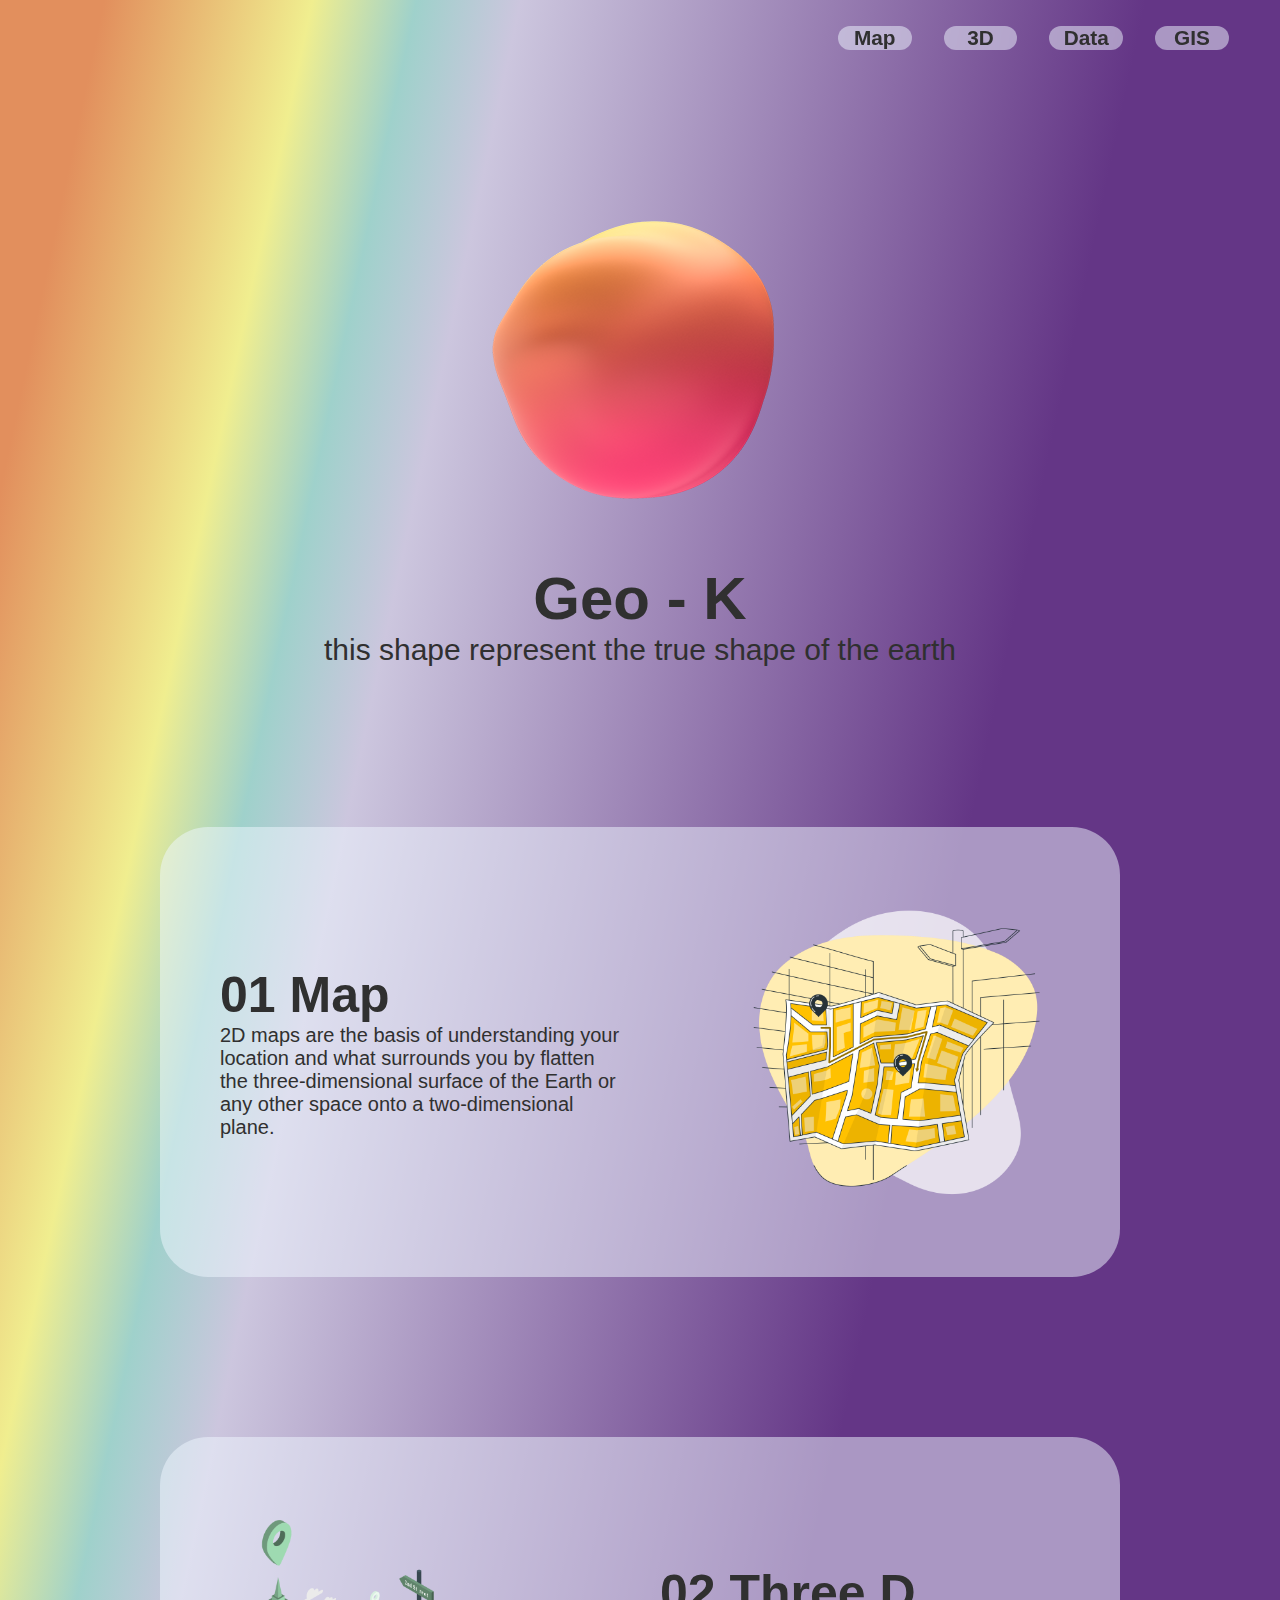
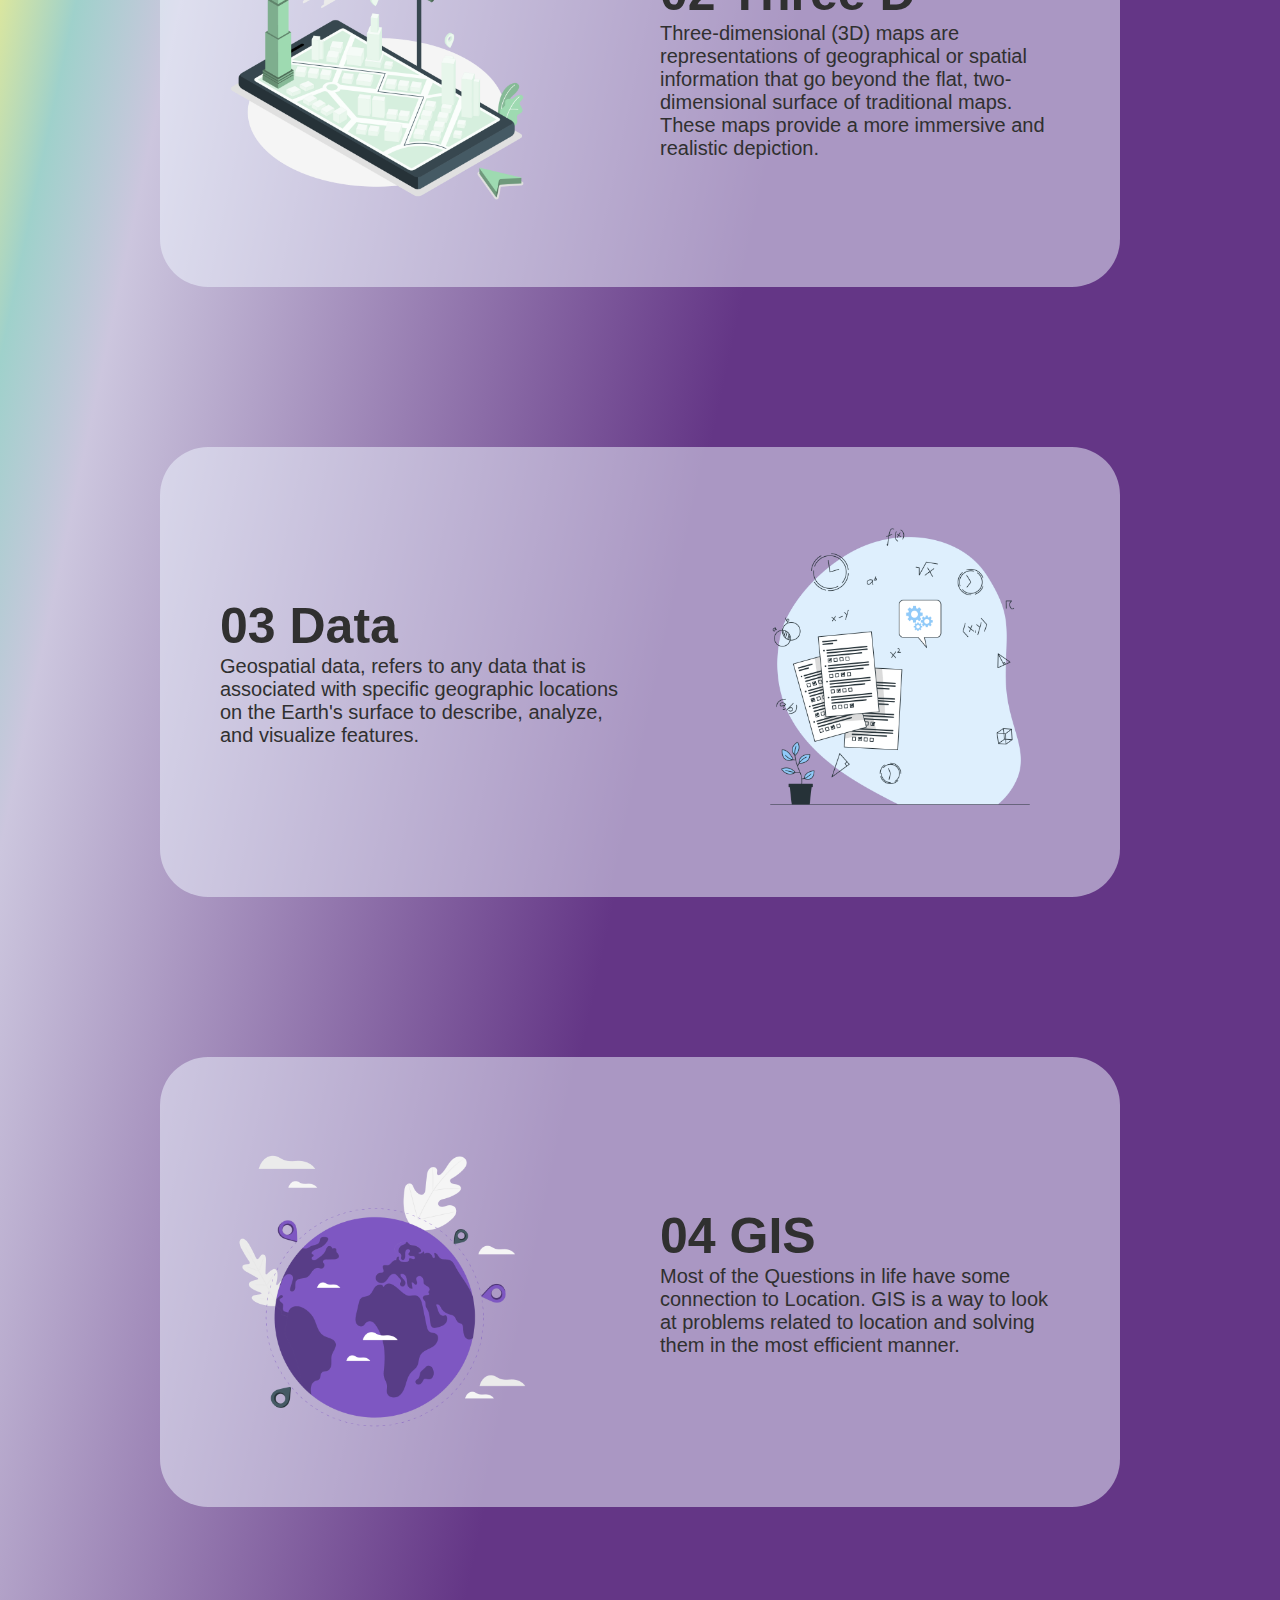
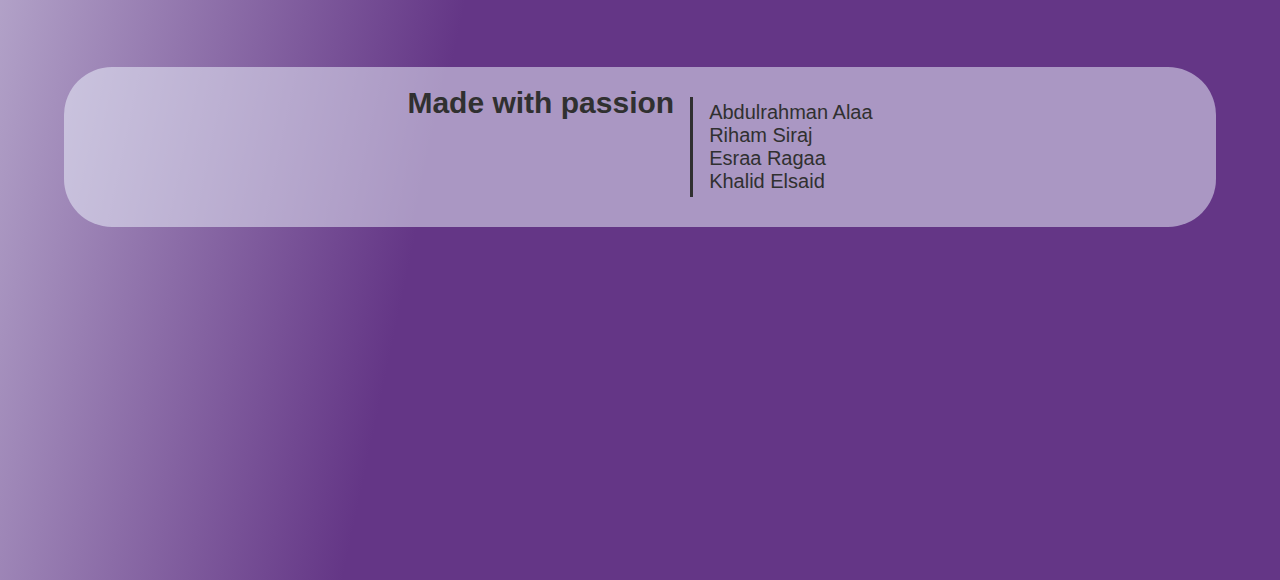
<file: Home.html>
<!DOCTYPE html>
<html lang="en">
<head>
    <meta charset="UTF-8">
    <meta name="viewport" content="width=device-width, initial-scale=1.0">
    <title>Document</title>
    <link rel="stylesheet" href="./src/Home.css">
</head>
<body>
    

   

    <div class="gradient-background">

        <!-- header section start -->

        <header class="header">

         <nav class="navbar">
    
            <a href="map\map.html">Map</a>
            <a href="http://localhost:5173/">3D</a>
            <a href="project\raster\index.html">Data</a>
            <a href="gis\gis.html">GIS</a>
            
         </nav>

      
        </header>

        <!-- header section end -->

    
        <!-- logo section start -->
        <section class="logo">
            
            <img src="./Clay_Orange0053.png" alt="geoid shape" class="geoid">

            <div class="info">

                <h1 class="geok"> Geo - K </h1>

                <p class="description"> this shape represent the true shape of the earth </p>

            </div>

        </section>
        <!-- logo section end -->


        <!-- Map section start -->

        <div class="map">

            <div class="mapt">

                <h1 class="map1" onclick="map()"> 01 Map </h1>
                <p class="map2"> 2D maps are the basis of understanding your location and what surrounds you by flatten the three-dimensional surface of the Earth or any other space onto a two-dimensional plane. 
                </p>

            </div>


                <img src="./map.png" alt="map photo" class="mapi" onclick="map()">

            
        </div>


        <!-- Map section end -->


        
        <!-- 3D section start -->

        <div class="map">


            <img src="./threed.png" alt="map photo" class="mapi" onclick="map3()">


            <div class="mapt">

                <h1 class="map1" onclick="map3()"> 02 Three D </h1>
                <p class="map2"> Three-dimensional (3D) maps are representations of geographical or spatial information that go beyond the flat, two-dimensional surface of traditional maps. These maps provide a more immersive and realistic depiction.  
                </p>

            </div>

            
        </div>


        <!-- 3D section end -->

        
        <!-- Data section start -->

        <div class="map">

            <div class="mapt">

                <h1 class="map1" onclick="data()"> 03 Data </h1>
                <p class="map2"> Geospatial data, refers to any data that is associated with specific geographic locations on the Earth's surface to describe, analyze, and visualize features. 
                </p>

            </div>


                <img src="./data.png" alt="map photo" class="mapi" onclick="data()">

            
        </div>
    
    
        <!-- Data section end -->


        <!-- gis section start -->

        <div class="map">


            <img src="./gis.png" alt="map photo" class="mapi" onclick="gis()">


            <div class="mapt">

                <h1 class="map1" onclick="gis()"> 04 GIS </h1>
                <p class="map2"> Most of the Questions in life have some connection to Location. GIS is a way to look at problems related to location

                and solving them in the most efficient manner.  
                </p>

            </div>

            
        </div>


        <!-- gis section end -->

        <!-- our names -->


        <div class="footer">

            <h2 class="passion"> Made with passion </h2>

            <div class="line">
 
            </div>


            <div class="names">

                <h3 > <a class="linkedin" href="https://www.linkedin.com/in/abdelrhman-sharf-22a8a2249/" target="_blank" > Abdulrahman Alaa </a> </h3>
                <h3 > <a class="linkedin" href="https://www.linkedin.com/in/rihammsiraj/" target="_blank" > Riham Siraj </a> </h3>
                <h3 > <a class="linkedin" href="https://www.linkedin.com/in/esraa-ragaa-eldien-1625b0198/" target="_blank" > Esraa Ragaa </a> </h3>
                <h3 > <a class="linkedin" href="https://www.linkedin.com/in/khalid-elsaid-ba6b44231/" target="_blank" > Khalid Elsaid </a> </h3>

            </div>
            

        </div>

    
        











    </div>

   



    


<script src="./src/Home.js"></script>
</body>
</html>
</file>
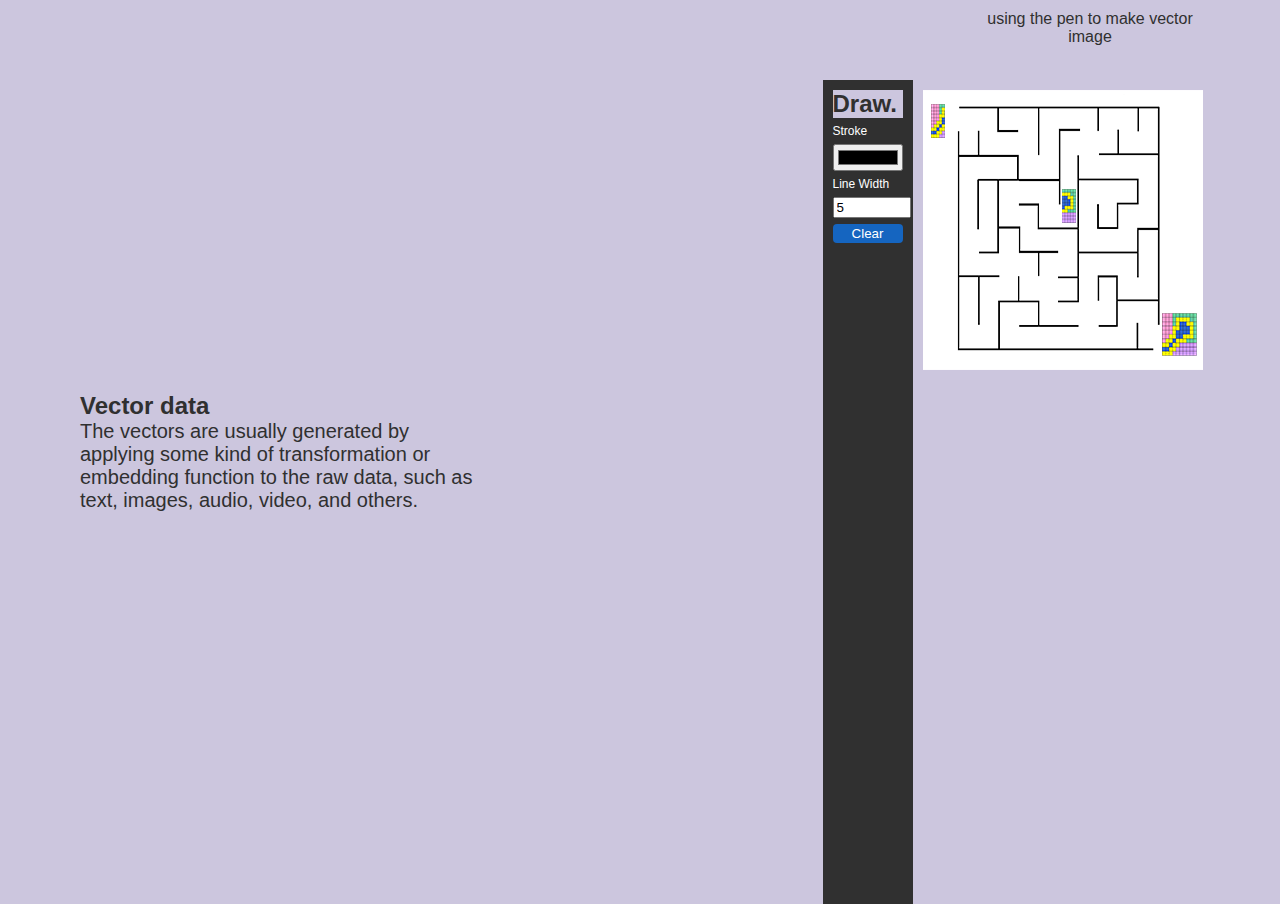
<file: data/index r.html>
<!DOCTYPE html>
<html lang="en" >
<head>
  <meta charset="UTF-8">
  <title>CodePen - A Pen by javascriptacademy</title>
  <link rel="stylesheet" href="./style r.css">

</head>
<body>
<!-- partial:index.partial.html -->
<html lang="en">
<head>
    <meta charset="UTF-8">
    <meta http-equiv="X-UA-Compatible" content="IE=edge">
    <meta name="viewport" content="width=device-width, initial-scale=1.0">
    <link rel="stylesheet" href="./style r.css">
    <title>Drawing app</title>
</head>
<body>
    
    <div class="container">
        <section class="section">
  
          <div class="text">
  
            <h1> Vector data</h1>
            <p> The vectors are usually generated by applying some kind of transformation or embedding function to the raw data, such as text, images, audio, video, and others. </p>
              <!-- <p><img src="./vector.png"></p> -->
          </div>
        </section>
        
        <section class="section game">
          
          <header> using the pen to make vector image </header>
          
         <div class="game">
              <section class="container">
                 <div id="toolbar">
                     <h1>Draw.</h1>
                     <label for="stroke">Stroke</label>
                     <input id="stroke" name='stroke' type="color">
                     <label for="lineWidth">Line Width</label>
                     <input id="lineWidth" name='lineWidth' type="number" value="5">
                     <button id="clear">Clear</button>
                     
                 </div>
                 <div class="drawing-board" src="./vector.png">
                  <canvas id="drawing-board" src="./vector.png"></canvas>
                 </div>
              </section>
         </div>
          <script src="./raster.js"></script>

        
        </section>
      </div>
</body>
</html>
<!-- partial -->
  <script  src="./script r.js"></script>

</body>
</html>
</file>
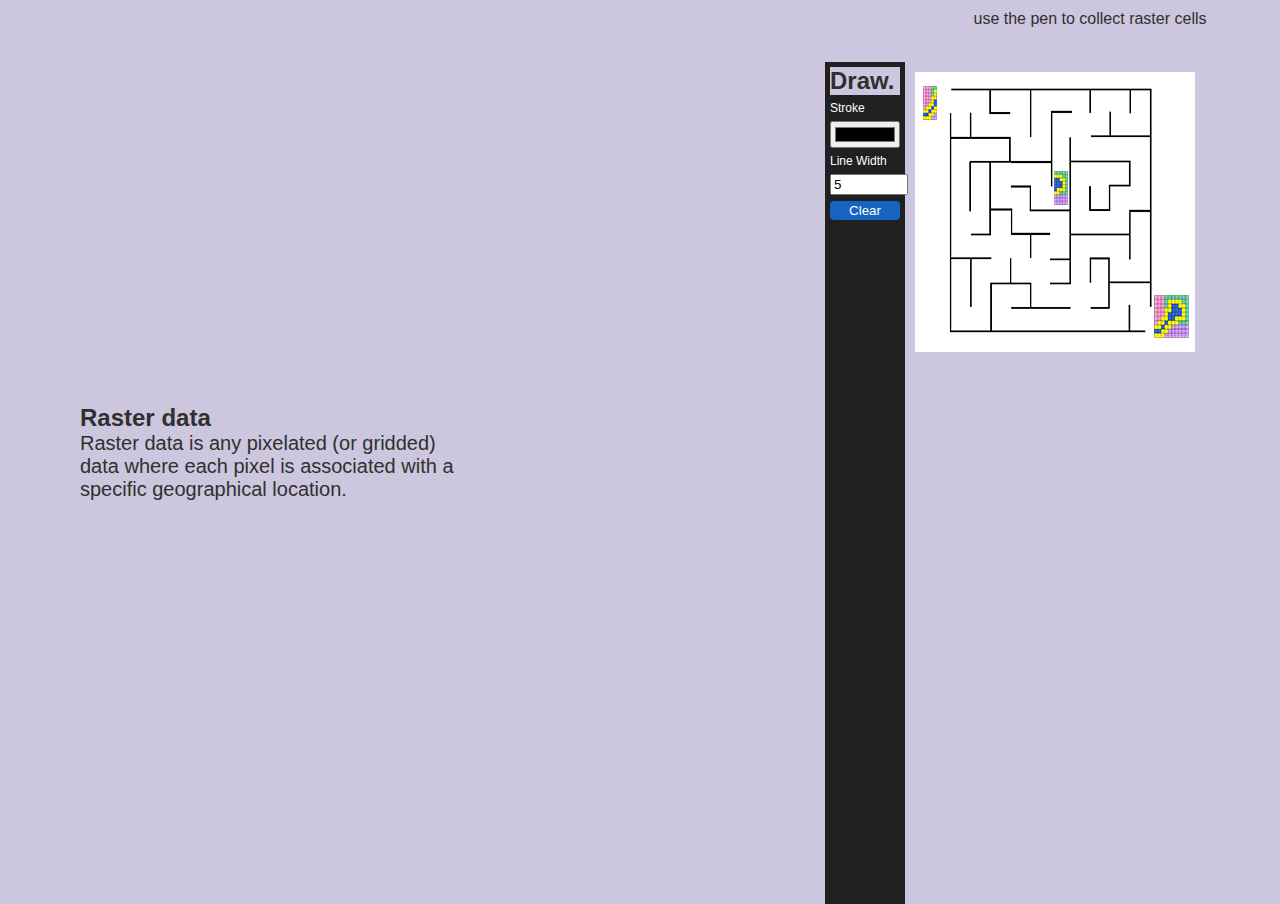
<file: data/raster.html>
<!DOCTYPE html>
<html lang="en" >
<head>
  <meta charset="UTF-8">
  <title>CodePen - A Pen by javascriptacademy</title>
  <link rel="stylesheet" href="./raster.css">

</head>
<body>
<!-- partial:index.partial.html -->
<html lang="en">
<head>
    <meta charset="UTF-8">
    <meta http-equiv="X-UA-Compatible" content="IE=edge">
    <meta name="viewport" content="width=device-width, initial-scale=1.0">
    <link rel="stylesheet" href="./raster.css">
    <title>Drawing app</title>
</head>
<body>
    
    <div class="container">
        <section class="section">
  
          <div class="text">
  
            <h1> Raster data </h1>
            <p> Raster data is any pixelated (or gridded) data where each pixel is associated with a specific geographical location.  </p>
             <!-- <p><IMg src="./raster.png"> </IMg></p> -->
          
            </div>

        </section>
        
        <section class="section game">
          
          <header> use the pen to collect raster cells </header>
          
         <div class="game">
              <section class="container">
                 <div id="toolbar">
                     <h1>Draw.</h1>
                     <label for="stroke">Stroke</label>
                     <input id="stroke" name='stroke' type="color">
                     <label for="lineWidth">Line Width</label>
                     <input id="lineWidth" name='lineWidth' type="number" value="5">
                     <button id="clear">Clear</button>
                     
                 </div>
                 
                 <div class="drawing-board" src="./raster.png">
                  <canvas id="drawing-board" src="./raster.png"></canvas>
                  
                 </div>
                 
        
                </section>
                
         </div>
          <script src="./raster.js"></script>

        
        </section>
      </div>
</body>
</html>
<!-- partial -->
  <script  src="./raster.js"></script>

</body>
</html>
</file>
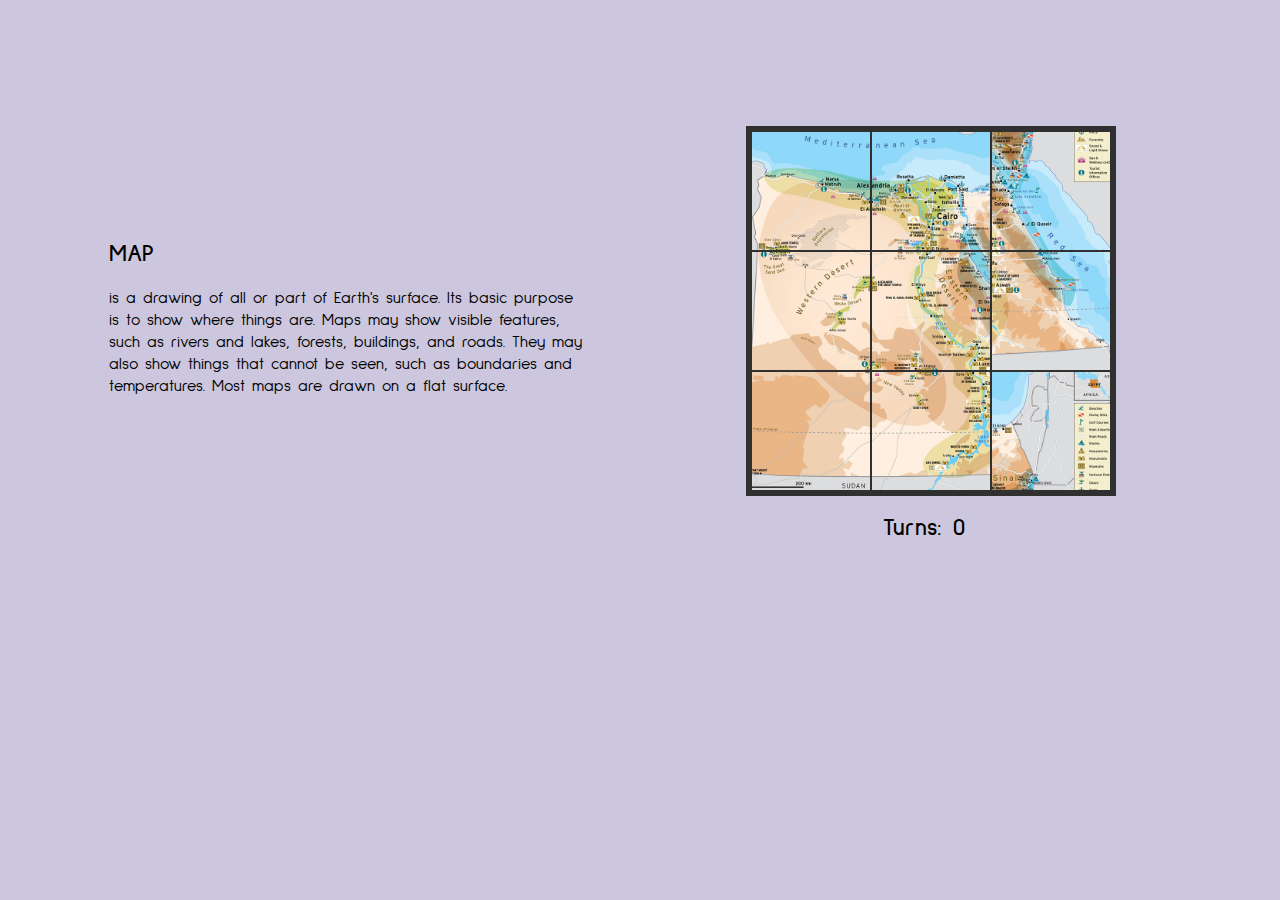
<file: Map/map.html>
<!DOCTYPE html>
<html>
    <head>
        <meta charset="UTF-8">
        <meta name="viewport" content="width=device-width, initial-scale=1.0">
        <title>Slide Puzzle</title>
        <link rel="stylesheet" href="puzzle.css">
        <script src="./puzzle.js"></script>
    </head>

    <body id="back" >
        <!-- <img id="title" src="./logo.png"> -->
       <!-- <div id="local"> -->
        <div class="container">
            <section class="section">
      
              <div class="text" style="margin-top: 20%;">
      
                <h1 > MAP </h1>
              
                <p> is a drawing of all or part of Earth's surface. Its basic purpose is
                    to show where things are. Maps may show visible features, such as rivers and lakes, 
                    forests, buildings, and roads. They may also show things that cannot be seen, 
                   such as boundaries and temperatures. Most maps are drawn on a flat surface.</p>
      
              </div>
            </section>
            
            <section class="section game">
            
               <div class="game">
                <div id="board"></div>
                <h1 id="t" >Turns: <span id="turns" class="tu">0</span></h1>
               </div>
            
            
            </section>
          </div>
        
        <!-- </div> -->
        <!-- <p id="map"><h3>MAP</h3>is a drawing of all or part of Earth's surface. Its basic purpose is
             to show where things are. Maps may show visible features, such as rivers and lakes, 
             forests, buildings, and roads. They may also show things that cannot be seen, 
            such as boundaries and temperatures. Most maps are drawn on a flat surface</p> -->
    </body>
</html>
</file>
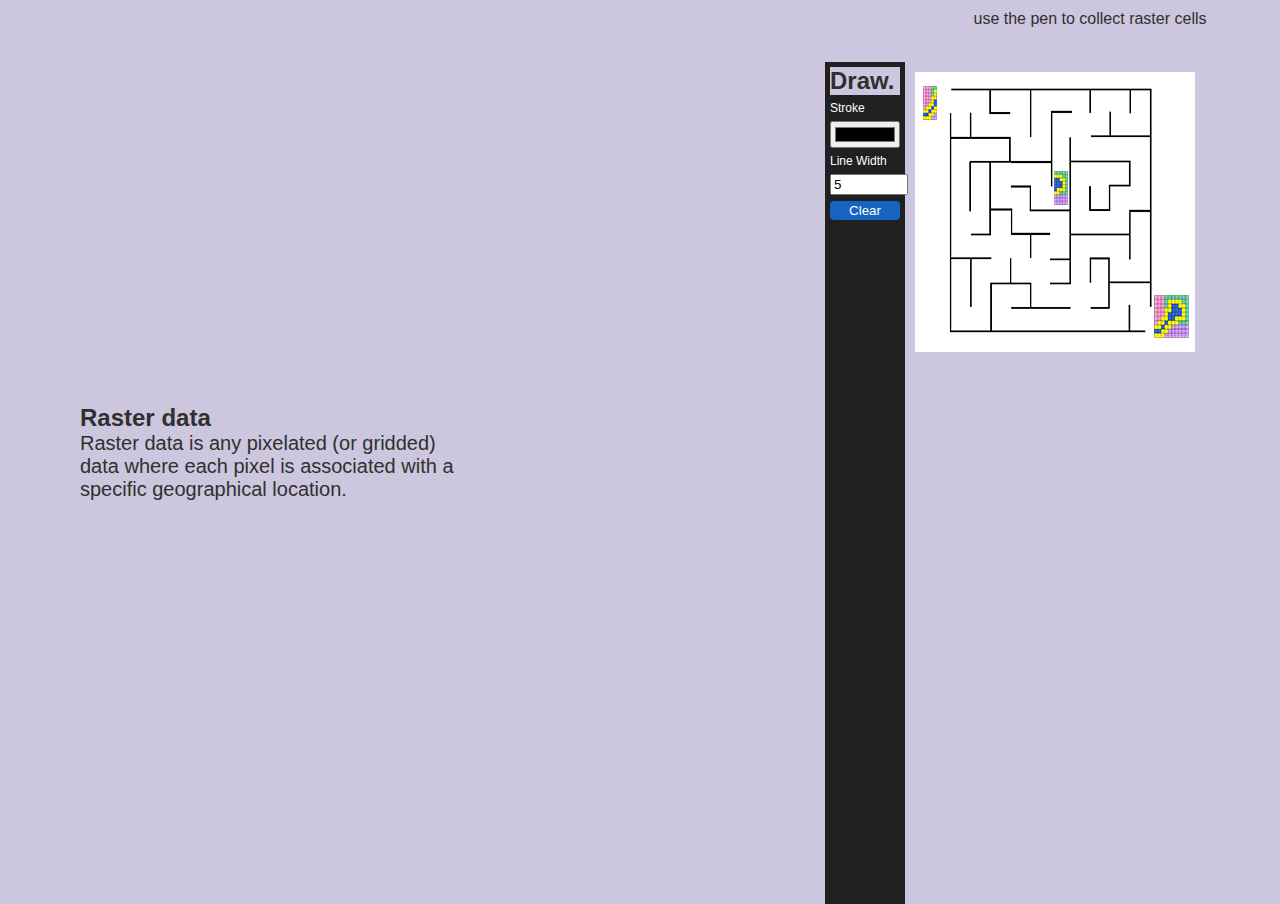
<file: project/raster/raster.html>
<!DOCTYPE html>
<html lang="en" >
<head>
  <meta charset="UTF-8">
  <title>CodePen - A Pen by javascriptacademy</title>
  <link rel="stylesheet" href="./raster.css">

</head>
<body>
<!-- partial:index.partial.html -->
<html lang="en">
<head>
    <meta charset="UTF-8">
    <meta http-equiv="X-UA-Compatible" content="IE=edge">
    <meta name="viewport" content="width=device-width, initial-scale=1.0">
    <link rel="stylesheet" href="raster.css">
    <title>Drawing app</title>
</head>
<body>
    
    <div class="container">
        <section class="section">
  
          <div class="text">
  
            <h1> Raster data </h1>
            <p> Raster data is any pixelated (or gridded) data where each pixel is associated with a specific geographical location.  </p>
             <!-- <p><IMg src="./raster.png"> </IMg></p> -->
          
            </div>

        </section>
        
        <section class="section game">
          
          <header> use the pen to collect raster cells </header>
          
         <div class="game">
              <section class="container">
                 <div id="toolbar">
                     <h1>Draw.</h1>
                     <label for="stroke">Stroke</label>
                     <input id="stroke" name='stroke' type="color">
                     <label for="lineWidth">Line Width</label>
                     <input id="lineWidth" name='lineWidth' type="number" value="5">
                     <button id="clear">Clear</button>
                     
                 </div>
                 
                 <div class="drawing-board" src=".//raster.png">
                  <canvas id="drawing-board" src="./raster.png"></canvas>
                  
                 </div>
                 
        
                </section>
                
         </div>
          <script src="./raster.js"></script>

        
        </section>
      </div>
</body>
</html>
<!-- partial -->
  <script  src="./raster.js"></script>

</body>
</html>
</file>
<file: src/Home.css>
.gradient-background {
    background: linear-gradient(-78deg, 
      #643686 45%,   /* purple */
      #CCC6DE 75%,  /* lavander */
      #9FD1CB 80%,  /* ment */
      #F0EE8F 85%,  /* yellow */
      #E28F5D 95%   /* orange */
    );
    /* You can adjust the percentages and colors as per your design */
    height: 420vh; /* Adjust the height as needed */
    width: 100%;
  }

  *{
    font-family: 'Sulphur Point', sans-serif;
    margin: 0;
    padding: 0;
    box-sizing: border-box;

  }

  /*  */
  .header{
    position: absolute;
    top: 0; left: 0; right: 0;
    z-index: 1000;
   
 
 }

 .navbar {
  margin-top: 2%;
  margin-right: 4%;
  display: flex;
  align-items: center;
  justify-content: flex-end;
  
}

.header .navbar a{
  margin-left: 2rem;
  font-size: 1.3rem;
  color: #303030;
  transition: .2s linear;
  text-decoration: none;
  font-weight:bold ;
  height: 2.5%;
  width: 6%;
  background-color: rgb(240, 248, 255,.5);
  text-align: center;
  border-radius:3rem;;
  backdrop-filter: blur(.1rem);
}

.header .navbar a:hover{
  color: #bdb8c9;
  height: 3%;
  width: 7%;
}

/*  */

.logo{

text-align: center;

}

.geoid{

margin-bottom: -4rem;
margin-top: 7rem;
text-align: center;

}

.geok{

font-size: 60px;
font-weight: bold;
color: #303030;

}

.description{

  font-size: 30px;
  font-weight: lighter;
  color: #303030;

}

/*  */

.map{

margin-top: 10rem;
width: 75%;
height: 50vh;
background-color: rgb(240, 248, 255,.5);
border-radius: 3rem;
display: flex;
justify-content: space-around;
text-align: center;
align-items: center;
align-self: flex-end ;
margin-left: auto;
margin-right: auto;

}



.mapt{

width: 25rem;
height: 100%;
display: flex;
align-items:flex-start;
justify-content: center;
flex-direction: column;
/* position: relative; */


}

.map1{
  text-align: left;
  font-size: 50px;
  font-weight: bold;
  color: #303030;
  cursor: pointer;
  

}

.map1:hover{

  color: #bdb8c9;
  font-size: 55px;
  /* height: .1rem; */
  

}

.map2{

  font-size: 20px;
  font-weight: lighter;
  color: #303030;
  text-align:left;

}

.mapi{

width: 20rem;
height: 20rem;
cursor: pointer;

}


.mapi:hover{

  width: 21rem;
  height: 21rem;
  
}


/*  */

.footer{

background-color: rgb(240, 248, 255, .5);
width: 90%;
height: 10rem;
margin-left: auto;
margin-right: auto;
margin-top: 10rem;
text-align: left;
display:flex;
justify-content: center;
border-radius: 3rem;
color: #303030;
align-items: center;



}


.line{

  border-left: 3px solid #303030;
  height: 100px;
  margin-left: 1rem;
  margin-right: 1rem;

}

.passion{

  font-size: 30px;
  font-weight: bold;
  align-self: flex-start;
  margin-top: 1.2rem;
}

.names{

  align-items: center;
  font-weight: normal;
  font-size: 17px;
  cursor: pointer;
 

}

.linkedin{

  text-decoration: none;
  color: #303030;
  align-items: center;
  font-weight: normal;
  font-size: 20px;
  cursor: pointer;

}

.linkedin:hover{

  color: #bdb8c9;

}



/*  */










/* start media */

@media screen and (max-width:600px) {
  
  .map {
    flex-direction: column;
    width: 90%;
    height: 70vh;
    /* text-align: center; */
  }
  .mapt {
    width: 15rem;
  }
  
}




@media screen and (max-width:1020px) {
  .gradient-background{

    height: 500vh;
    
  }

  .map {
    flex-direction: column;
    width: 90%;
    height: 70vh;
    /* text-align: center; */
  }
  .mapt {
    width: 15rem;
    margin-left: auto;
    margin-right: auto;
  }
  
.map1{
  text-align: left;
  font-size: 50px;
  font-weight: bold;
  color: #303030;
  

}
  
.header .navbar a{

  height: 2rem;
  width: 4rem;

}

.header .navbar a:hover{

  height: 2.5rem;
  width: 4.5rem;
}

}

/* end media */
</file>
<file: data/style r.css>
@import url('https://fonts.googleapis.com/css2?family=Sulphur+Point:wght@300;400;700&display=swap');

body, h1, p
{
  margin: 0;
  padding: 0;
  font-family: "Sulphur point ", sans-serif;
  background-color: #ccc6de;
 
}

.container {
    display: flex;
    flex-direction: row; /* Change to row to make them side by side */
    flex-wrap: wrap; /* Allow wrapping on smaller screens */
    justify-content: space-between; /* Add space between the sections */
}

.container .section {

    display: grid;
    grid-template-columns: repeat(auto-fit, 30rem);
    align-items: flex-start;
    justify-content: center;
    gap: 1.5rem;

}

.container.section.game {
    flex: 1; /* Takes up half of the container's width */
    max-width: calc(50% - 10px); /* Adjust as needed and consider padding */
    box-sizing: border-box; /* Include padding in width calculation */
    padding: 20px; /* Add padding for spacing */
    display: block;
    position: relative;
    height: 40rem;
    overflow: hidden;
    border-radius: .5rem;
   object-fit: cover;

}

/* Style the image
img {
    max-width: 100%; Make the image responsive
    height: auto;
    display: block;
} */

/* Style the text container */
.container.section.text {
    flex: 1; /* Takes up half of the container's width */
    max-width: calc(50% - 10px); /* Adjust as needed and consider padding */
    box-sizing: border-box; /* Include padding in width calculation */
    padding: 20px; /* Add padding for spacing */
    
}

/* Style the text elements */
h1 {
    font-size: 24px; /* Adjust the font size as needed */
    color: #303030;
    font-weight:bold;
}

p {
    font-size: 20px; /* Adjust the font size as needed */
    color: #303030;
}

/* Media query for responsiveness */
@media (max-width: 768px) {
    .container {
      flex-direction: column; /* Stack elements on smaller screens */
    }
    .game,
    .text {
      max-width: 100%; /* Full width for both image and text */
    }
    .text {
      order: -1; /* Move the text section above the game section on smaller screens */
    }
  }




body {
    margin: 0;
    padding: 0;
    height: 100%;
    overflow: hidden;
    color: white;
}

/* h1 {
    background: #7F7FD5;
    background: -webkit-linear-gradient(to right, #91EAE4, #86A8E7, #7F7FD5);
    background: linear-gradient(to right, #91EAE4, #86A8E7, #7F7FD5);
    background-clip: text;
    -webkit-background-clip: text;
    -webkit-text-fill-color: transparent;
} */

.container {
    height: 100%;
    display: flex;
}

#toolbar {
    display: flex;
    flex-direction: column;
    padding: 10px;
    width: 70px;
    /* justify-content: center; */
    
    background-color: #303030;
}

#toolbar * {
    margin-bottom: 6px;
}

#toolbar label {
    font-size: 12px;
}

#toolbar input {
    width: 100%;
}

#toolbar button {
    background-color: #1565c0;
    border: none;
    border-radius: 4px;
    color:white;
    padding: 2px;
}
header{
    width: 50%;
    color: #303030;
    padding:10px ;
    text-align: center;
    margin-left: 10rem;
    margin-right: auto;
    
}
.text{
    margin-top: auto;
    margin-bottom: auto;
    margin-right: auto;
    margin-left: 5rem;
}
.game{
    align-items:center;
    margin-top: auto;
    margin-bottom: auto;
  
    
    display: flex;
    justify-content: space-around;
}
</file>
<file: data/raster.css>
@import url('https://fonts.googleapis.com/css2?family=Sulphur+Point:wght@300;400;700&display=swap');

body, h1, p
{
  margin: 0;
  padding: 0;
  font-family: "Sulphur point ", sans-serif;
  background-color: #ccc6de;
 
}

.container {
    display: flex;
    flex-direction: row; /* Change to row to make them side by side */
    flex-wrap: wrap; /* Allow wrapping on smaller screens */
    justify-content: space-between; /* Add space between the sections */
}

.container .section {

    display: grid;
    grid-template-columns: repeat(auto-fit, 30rem);
    align-items: flex-start;
    justify-content: center;
    gap: 1.5rem;

}

.container.section.game {
    flex: 1; /* Takes up half of the container's width */
    max-width: calc(50% - 10px); /* Adjust as needed and consider padding */
    box-sizing: border-box; /* Include padding in width calculation */
    padding: 20px; /* Add padding for spacing */
    display: block;
    position: relative;
    height: 40rem;
    overflow: hidden;
    border-radius: .5rem;
   object-fit: cover;

}

/* Style the image
img {
    max-width: 100%; Make the image responsive
    height: auto;
    display: block;
} */

/* Style the text container */
.container.section.text {
    flex: 1; /* Takes up half of the container's width */
    max-width: calc(50% - 10px); /* Adjust as needed and consider padding */
    box-sizing: border-box; /* Include padding in width calculation */
    padding: 20px; /* Add padding for spacing */
    
}

/* Style the text elements */
h1 {
    font-size: 24px; /* Adjust the font size as needed */
    color: #303030;
    font-weight:bold;
}

p {
    font-size: 20px; /* Adjust the font size as needed */
    color: #303030;
}

/* Media query for responsiveness */
@media (max-width: 768px) {
    .container {
      flex-direction: column; /* Stack elements on smaller screens */
    }
    .game,
    .text {
      max-width: 100%; /* Full width for both image and text */
    }
    .text {
      order: -1; /* Move the text section above the game section on smaller screens */
    }
  }




body {
    margin: 0;
    padding: 0;
    height: 100%;
    overflow: hidden;
    color: white;
}

/* h1 {
    background: #7F7FD5;
    background: -webkit-linear-gradient(to right, #91EAE4, #86A8E7, #7F7FD5);
    background: linear-gradient(to right, #91EAE4, #86A8E7, #7F7FD5);
    background-clip: text;
    -webkit-background-clip: text;
    -webkit-text-fill-color: transparent;
} */

.container {
    height: 100%;
    display: flex;
}

#toolbar {
    display: flex;
    flex-direction: column;
    padding: 5px;
    width: 70px;
    background-color: #202020;
}

#toolbar * {
    margin-bottom: 6px;
}

#toolbar label {
    font-size: 12px;
}

#toolbar input {
    width: 100%;
}

#toolbar button {
    background-color: #1565c0;
    border: none;
    border-radius: 4px;
    color:white;
    padding: 2px;
}
header{
    width: 50%;
    color: #303030;
    padding:10px ;
    text-align: center;
    margin-left: 10rem;
    margin-right: auto;
    
}
.text{
    margin-top: auto;
    margin-bottom: auto;
    margin-right: auto;
    margin-left: 5rem;
}
.game{
    align-items:center;
    margin-top: auto;
    margin-bottom: auto;
  
    
    display: flex;
    justify-content: space-around;
}
</file>
<file: Map/puzzle.css>
/* body {
    font-family: Arial, Helvetica, sans-serif;
    text-align: center;
    color: #0c67ae;
} */

 @import url('https://fonts.googleapis.com/css2?family=Sulphur+Point:wght@300;400;700&display=swap');

 * {
    font-family:  'Sulphur Point', sans-serif;
 }

#title {
    height: 150px;
    width: 400px;
}
h1{
    font-size: 23rem;
    font-weight: bold;
    color: #303030;
    
}
p{
    font-size: 20rem;
    font-weight: normal;
    color: #303030;
}
#board {
    width: 360px;
    height: 360px;
    background-color: lightblue;
    border: 5px solid #303030;

    margin: 0 auto;
    display: flex;
    flex-wrap: wrap;
   
   
}

#board img {
    width: 118px;
    height: 118px;
    /* border: 1px solid #0c67ae; */
    border: 1px solid #303030;
}

#back{
    background-color: #CCC6DE;
}
/* #local{
    margin-top: 100px;
    margin-left: 100px;
} */
body
{
  margin-top: 2% ;
  padding: 0;
  font-family: "montserrat", sans-serif;
  background-color: #ccc6de;
  justify-content: space-around;
}

.container {
    display: flex;
    flex-direction: row; /* Change to row to make them side by side */
    flex-wrap: wrap; /* Allow wrapping on smaller screens */
    justify-content: space-evenly; /* Add space between the sections */
    padding-top: 100px;
}

.container .section {

    display: grid;
    grid-template-columns: repeat(auto-fit, 30rem);
    align-items: flex-start;
    justify-content: center;
    gap: 1.5rem;

}

.container.section.game {
    flex: 1; /* Takes up half of the container's width */
    max-width: calc(50% - 10px); /* Adjust as needed and consider padding */
    box-sizing: border-box; /* Include padding in width calculation */
    padding: 20px; /* Add padding for spacing */
    display: block;
    position: relative;
    height: 40rem;
    overflow: hidden;
    border-radius: .5rem;
   object-fit: cover;
   text-align: center;


}

#t{
    margin-left: 40%;
}


/* Style the image
img {
    max-width: 100%; Make the image responsive
    height: auto;
    display: block;
} */

/* Style the text container */


/* Style the text elements */
h1 {
    font-size: 24px; /* Adjust the font size as needed */
    color: var(--white);
}

p {
    font-size: 16px; /* Adjust the font size as needed */
    color: var(--white);
}

/* Media query for responsiveness */
@media (max-width: 768px) {
    .container {
      flex-direction: column; /* Stack elements on smaller screens */
    }
    .game,
    .text {
      max-width: 100%; /* Full width for both image and text */
    }
    .text {
      order: -1; /* Move the text section above the game section on smaller screens */
    }
  }
</file>
<file: project/raster/raster.css>
@import url('https://fonts.googleapis.com/css2?family=Sulphur+Point:wght@300;400;700&display=swap');

body, h1, p
{
  margin: 0;
  padding: 0;
  font-family: "Sulphur point ", sans-serif;
  background-color: #ccc6de;
 
}

.container {
    display: flex;
    flex-direction: row; /* Change to row to make them side by side */
    flex-wrap: wrap; /* Allow wrapping on smaller screens */
    justify-content: space-between; /* Add space between the sections */
}

.container .section {

    display: grid;
    grid-template-columns: repeat(auto-fit, 30rem);
    align-items: flex-start;
    justify-content: center;
    gap: 1.5rem;

}

.container.section.game {
    flex: 1; /* Takes up half of the container's width */
    max-width: calc(50% - 10px); /* Adjust as needed and consider padding */
    box-sizing: border-box; /* Include padding in width calculation */
    padding: 20px; /* Add padding for spacing */
    display: block;
    position: relative;
    height: 40rem;
    overflow: hidden;
    border-radius: .5rem;
   object-fit: cover;

}

/* Style the image
img {
    max-width: 100%; Make the image responsive
    height: auto;
    display: block;
} */

/* Style the text container */
.container.section.text {
    flex: 1; /* Takes up half of the container's width */
    max-width: calc(50% - 10px); /* Adjust as needed and consider padding */
    box-sizing: border-box; /* Include padding in width calculation */
    padding: 20px; /* Add padding for spacing */
    
}

/* Style the text elements */
h1 {
    font-size: 24px; /* Adjust the font size as needed */
    color: #303030;
    font-weight:bold;
}

p {
    font-size: 20px; /* Adjust the font size as needed */
    color: #303030;
}

/* Media query for responsiveness */
@media (max-width: 768px) {
    .container {
      flex-direction: column; /* Stack elements on smaller screens */
    }
    .game,
    .text {
      max-width: 100%; /* Full width for both image and text */
    }
    .text {
      order: -1; /* Move the text section above the game section on smaller screens */
    }
  }




body {
    margin: 0;
    padding: 0;
    height: 100%;
    overflow: hidden;
    color: white;
}

/* h1 {
    background: #7F7FD5;
    background: -webkit-linear-gradient(to right, #91EAE4, #86A8E7, #7F7FD5);
    background: linear-gradient(to right, #91EAE4, #86A8E7, #7F7FD5);
    background-clip: text;
    -webkit-background-clip: text;
    -webkit-text-fill-color: transparent;
} */

.container {
    height: 100%;
    display: flex;
}

#toolbar {
    display: flex;
    flex-direction: column;
    padding: 5px;
    width: 70px;
    background-color: #202020;
}

#toolbar * {
    margin-bottom: 6px;
}

#toolbar label {
    font-size: 12px;
}

#toolbar input {
    width: 100%;
}

#toolbar button {
    background-color: #1565c0;
    border: none;
    border-radius: 4px;
    color:white;
    padding: 2px;
}
header{
    width: 50%;
    color: #303030;
    padding:10px ;
    text-align: center;
    margin-left: 10rem;
    margin-right: auto;
    
}
.text{
    margin-top: auto;
    margin-bottom: auto;
    margin-right: auto;
    margin-left: 5rem;
}
.game{
    align-items:center;
    margin-top: auto;
    margin-bottom: auto;
  
    
    display: flex;
    justify-content: space-around;
}
</file>
